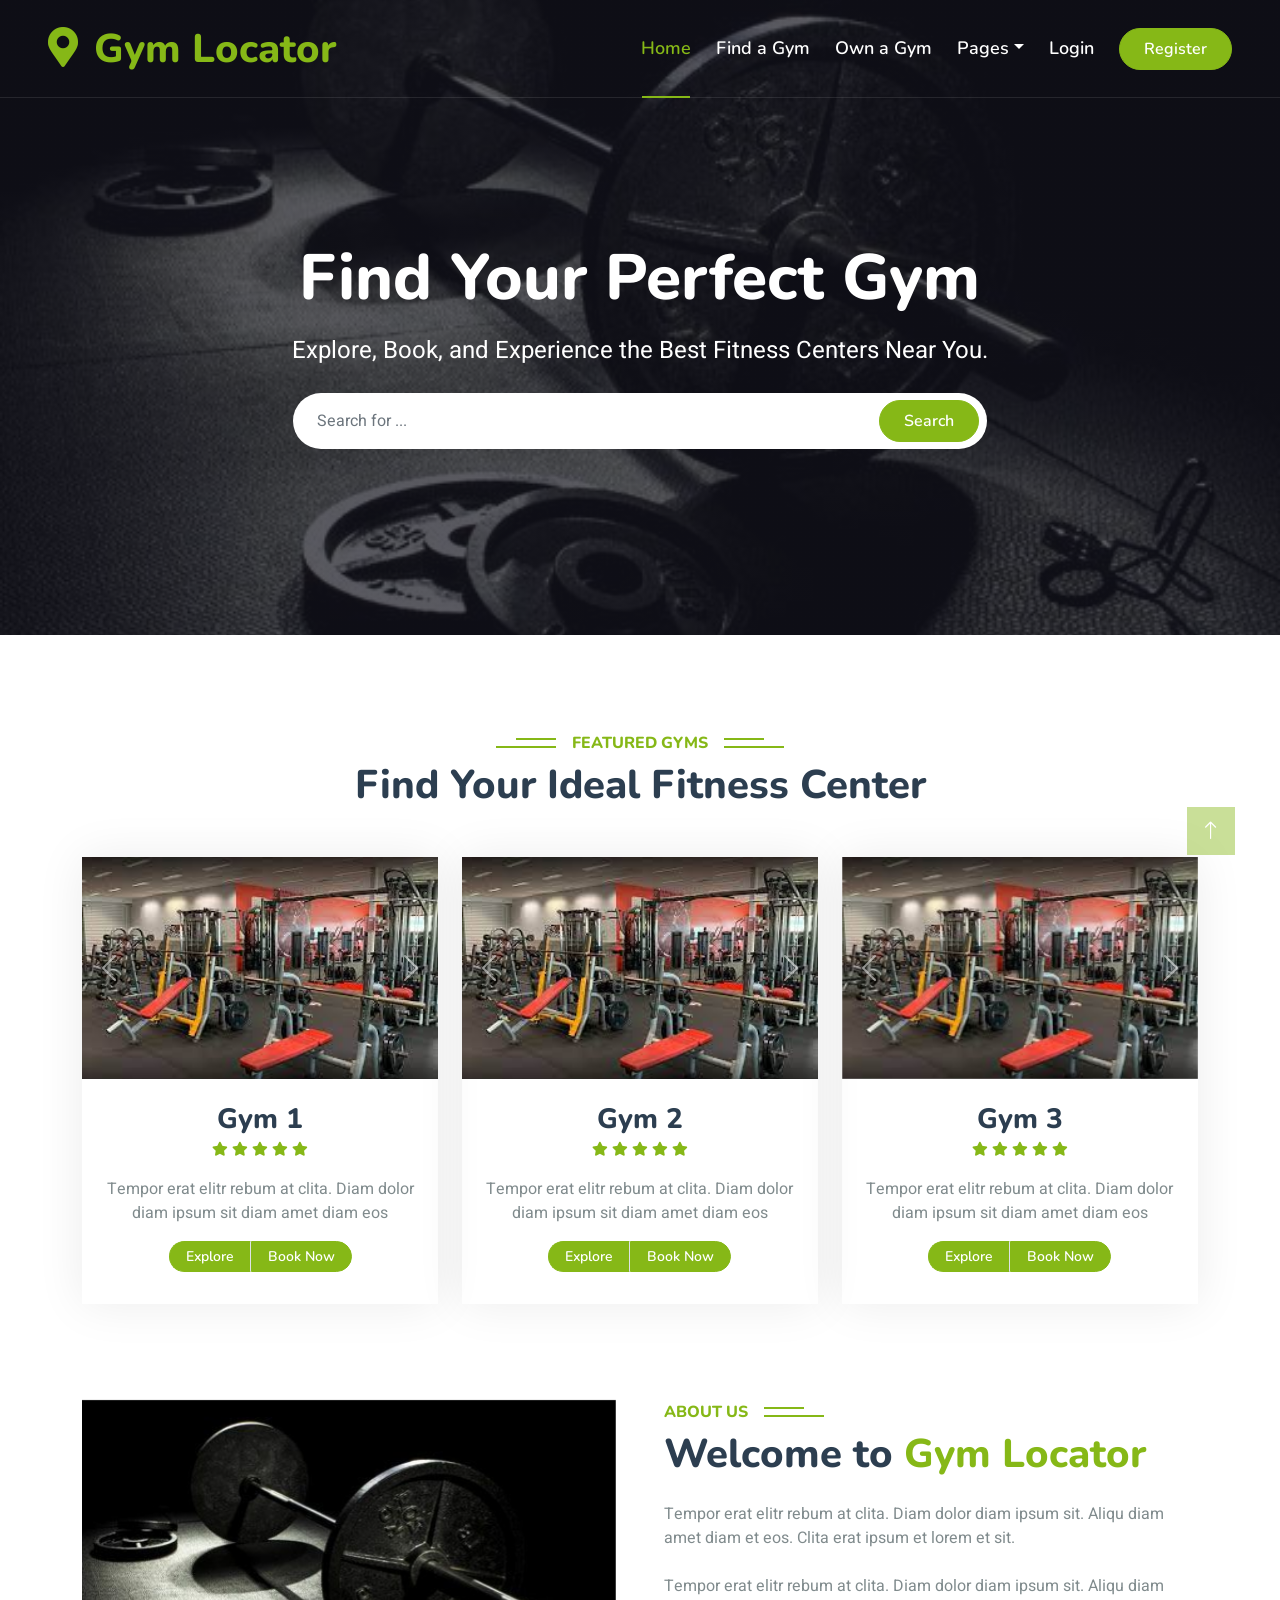
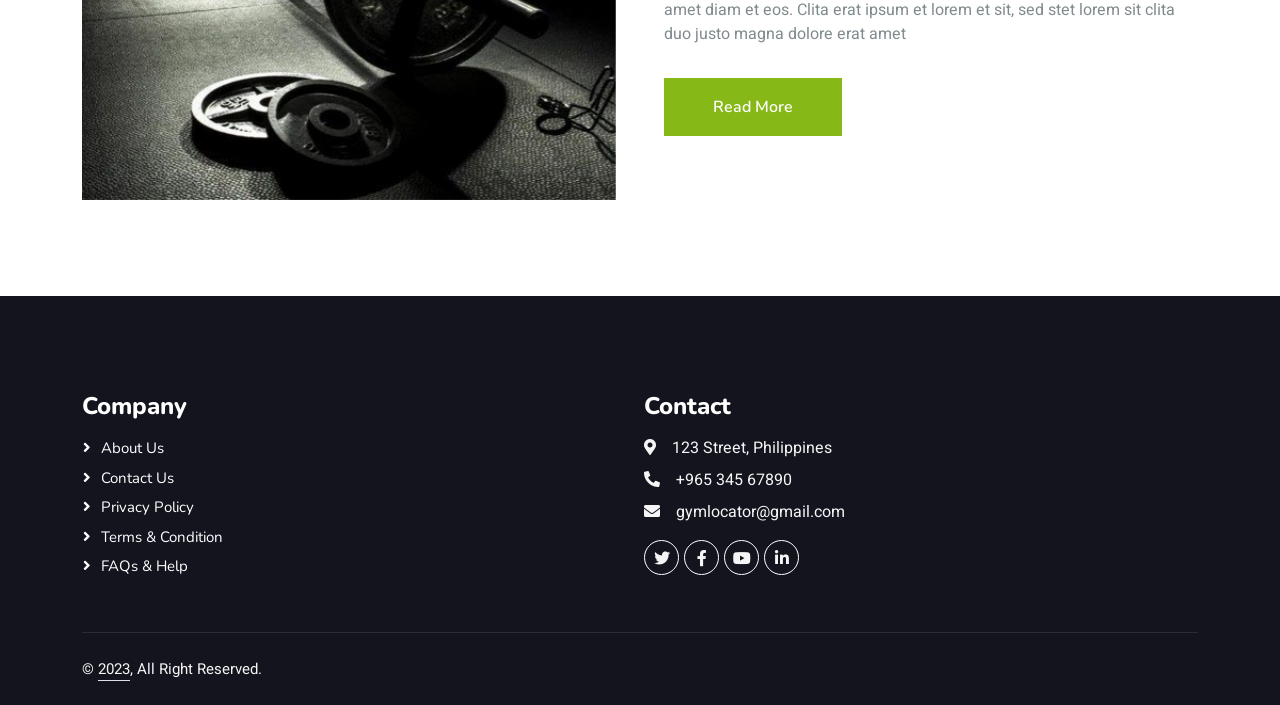
<file: index.html>
<!DOCTYPE html>
<html lang="en">

<head>
    <meta charset="utf-8">
    <title>GYM Locator Zamboanga</title>
    <meta content="width=device-width, initial-scale=1.0" name="viewport">
    <meta content="" name="keywords">
    <meta content="" name="description">

    <!-- Favicon -->
    <link href="img/favicon.ico" rel="icon">

    <!-- Google Web Fonts -->
    <link rel="preconnect" href="https://fonts.googleapis.com">
    <link rel="preconnect" href="https://fonts.gstatic.com" crossorigin>
    <link href="https://fonts.googleapis.com/css2?family=Heebo:wght@400;500;600&family=Nunito:wght@600;700;800&display=swap" rel="stylesheet">

    <!-- Icon Font Stylesheet -->
    <link href="https://cdnjs.cloudflare.com/ajax/libs/font-awesome/5.10.0/css/all.min.css" rel="stylesheet">
    <link href="https://cdn.jsdelivr.net/npm/bootstrap-icons@1.4.1/font/bootstrap-icons.css" rel="stylesheet">

    <!-- Libraries Stylesheet -->
    <link href="lib/animate/animate.min.css" rel="stylesheet">
    <link href="lib/owlcarousel/assets/owl.carousel.min.css" rel="stylesheet">
    <link href="lib/tempusdominus/css/tempusdominus-bootstrap-4.min.css" rel="stylesheet" />

    <!-- Customized Bootstrap Stylesheet -->
    <link href="css/bootstrap.min.css" rel="stylesheet">

    <!-- Template Stylesheet -->
    <link href="css/style.css" rel="stylesheet">
</head>

<body>
    <!-- Spinner Start -->
    <div id="spinner" class="show bg-white position-fixed translate-middle w-100 vh-100 top-50 start-50 d-flex align-items-center justify-content-center">
        <div class="spinner-border text-primary" style="width: 3rem; height: 3rem;" role="status">
            <span class="sr-only">Loading...</span>
        </div>
    </div>
    <!-- Spinner End -->


    <!-- Navbar & Hero Start -->
    <div class="container-fluid position-relative p-0">
        <nav class="navbar navbar-expand-lg navbar-light px-4 px-lg-5 py-3 py-lg-0">
            <a href="#" class="navbar-brand p-0">
                <h1 class="text-primary m-0"><i class="fa fa-map-marker-alt me-3"></i>Gym Locator</h1>
            </a>
            <button class="navbar-toggler" type="button" data-bs-toggle="collapse" data-bs-target="#navbarCollapse" title="Toggle Navigation">
                <span class="fa fa-bars"></span>
            </button>
            <div class="collapse navbar-collapse" id="navbarCollapse">
                <div class="navbar-nav ms-auto py-0">
                    <a href="index.html" class="nav-item nav-link active">Home</a>
                    <a href="find-gym.html" class="nav-item nav-link ">Find a Gym</a>
                    <a href="gym-register.html" class="nav-item nav-link">Own a Gym</a>
                    <div class="nav-item dropdown">
                        <a href="#" class="nav-link dropdown-toggle" data-bs-toggle="dropdown">Pages</a>
                        <div class="dropdown-menu m-0">
                            <a href="#" class="dropdown-item">About Us</a>
                            <a href="#" class="dropdown-item">Contact Us</a>
                        </div>
                    </div>
                    <a href="login.html" class="nav-item nav-link">Login</a>
                </div>
                <a href="user-register.html" class="btn btn-primary rounded-pill py-2 px-4">Register</a>
            </div>
        </nav>

        <div class="container-fluid bg-primary py-5 mb-5 hero-header" style="height: 635px;">
            <div class="container py-5">
                <div class="row justify-content-center py-5">
                    <div class="col-lg-10 pt-lg-5 mt-lg-5 text-center">
                        <h1 class="display-3 text-white mb-3 animated slideInDown">Find Your Perfect Gym</h1>
                        <p class="fs-4 text-white mb-4 animated slideInDown">Explore, Book, and Experience the Best Fitness Centers Near You.</p>
                        <div class="position-relative w-75 mx-auto animated slideInDown">
                            <input class="form-control border-0 rounded-pill w-100 py-3 ps-4 pe-5" type="text" placeholder="Search for ...">
                            <a href="findgym.html" class="btn btn-primary rounded-pill py-2 px-4 position-absolute top-0 end-0 me-2" style="margin-top: 7px;">Search</a>
                        </div>
                    </div>
                </div>
            </div>
        </div>
    </div>
    <!-- Navbar & Hero End -->

    <!-- Featured Gyms Start -->
        <div class="container-xxl py-5">
            <div class="container">
                <div class="text-center wow fadeInUp" data-wow-delay="0.1s">
                    <h6 class="section-title bg-white text-center text-primary px-3">Featured Gyms</h6>
                    <h1 class="mb-5">Find Your Ideal Fitness Center</h1>
                </div>
                <div class="row g-4 justify-content-center">
                    <div class="col-lg-4 col-md-6 wow fadeInUp" data-wow-delay="0.1s">
                        <div class="package-item">
                            <div class="overflow-hidden">
                                <div id="carouselExampleControls" class="carousel slide" data-bs-ride="carousel">
                                    <div class="carousel-inner">
                                      <div class="carousel-item active">
                                        <img src="img/gym-1.jpg" class="d-block w-100" alt="...">
                                      </div>
                                      <div class="carousel-item">
                                        <img src="img/gym-2.jpg" class="d-block w-100" alt="...">
                                      </div>
                                      <div class="carousel-item">
                                        <img src="img/gym-3.jpg" class="d-block w-100" alt="...">
                                      </div>
                                    </div>
                                    <button class="carousel-control-prev" type="button" data-bs-target="#carouselExampleControls" data-bs-slide="prev">
                                      <span class="carousel-control-prev-icon" aria-hidden="true"></span>
                                      <span class="visually-hidden">Previous</span>
                                    </button>
                                    <button class="carousel-control-next" type="button" data-bs-target="#carouselExampleControls" data-bs-slide="next">
                                      <span class="carousel-control-next-icon" aria-hidden="true"></span>
                                      <span class="visually-hidden">Next</span>
                                    </button>
                                </div>
                            </div>
                            <div class="text-center p-4">
                                <h3 class="mb-0">Gym 1</h3>
                                <div class="mb-3">
                                    <small class="fa fa-star text-primary"></small>
                                    <small class="fa fa-star text-primary"></small>
                                    <small class="fa fa-star text-primary"></small>
                                    <small class="fa fa-star text-primary"></small>
                                    <small class="fa fa-star text-primary"></small>
                                </div>
                                <p>Tempor erat elitr rebum at clita. Diam dolor diam ipsum sit diam amet diam eos</p>
                                <div class="d-flex justify-content-center mb-2">
                                    <a href="find-gym.html" class="btn btn-sm btn-primary px-3 border-end" style="border-radius: 30px 0 0 30px;">Explore</a>
                                    <a href="#" class="btn btn-sm btn-primary px-3" style="border-radius: 0 30px 30px 0;">Book Now</a>
                                </div>
                            </div>
                        </div>
                    </div>
                    <div class="col-lg-4 col-md-6 wow fadeInUp" data-wow-delay="0.3s">
                        <div class="package-item">
                            <div class="overflow-hidden">
                                <div id="carouselExampleControls" class="carousel slide" data-bs-ride="carousel">
                                    <div class="carousel-inner">
                                      <div class="carousel-item active">
                                        <img src="img/gym-1.jpg" class="d-block w-100" alt="...">
                                      </div>
                                      <div class="carousel-item">
                                        <img src="img/gym-2.jpg" class="d-block w-100" alt="...">
                                      </div>
                                      <div class="carousel-item">
                                        <img src="img/gym-3.jpg" class="d-block w-100" alt="...">
                                      </div>
                                    </div>
                                    <button class="carousel-control-prev" type="button" data-bs-target="#carouselExampleControls" data-bs-slide="prev">
                                      <span class="carousel-control-prev-icon" aria-hidden="true"></span>
                                      <span class="visually-hidden">Previous</span>
                                    </button>
                                    <button class="carousel-control-next" type="button" data-bs-target="#carouselExampleControls" data-bs-slide="next">
                                      <span class="carousel-control-next-icon" aria-hidden="true"></span>
                                      <span class="visually-hidden">Next</span>
                                    </button>
                                </div>
                            </div>
                            <div class="text-center p-4">
                                <h3 class="mb-0">Gym 2</h3>
                                <div class="mb-3">
                                    <small class="fa fa-star text-primary"></small>
                                    <small class="fa fa-star text-primary"></small>
                                    <small class="fa fa-star text-primary"></small>
                                    <small class="fa fa-star text-primary"></small>
                                    <small class="fa fa-star text-primary"></small>
                                </div>
                                <p>Tempor erat elitr rebum at clita. Diam dolor diam ipsum sit diam amet diam eos</p>
                                <div class="d-flex justify-content-center mb-2">
                                    <a href="find-gym.html" class="btn btn-sm btn-primary px-3 border-end" style="border-radius: 30px 0 0 30px;">Explore</a>
                                    <a href="#" class="btn btn-sm btn-primary px-3" style="border-radius: 0 30px 30px 0;">Book Now</a>
                                </div>
                            </div>
                        </div>
                    </div>
                    <div class="col-lg-4 col-md-6 wow fadeInUp" data-wow-delay="0.5s">
                        <div class="package-item">
                            <div class="overflow-hidden">
                                <div id="carouselExampleControls" class="carousel slide" data-bs-ride="carousel">
                                    <div class="carousel-inner">
                                      <div class="carousel-item active">
                                        <img src="img/gym-1.jpg" class="d-block w-100" alt="...">
                                      </div>
                                      <div class="carousel-item">
                                        <img src="img/gym-2.jpg" class="d-block w-100" alt="...">
                                      </div>
                                      <div class="carousel-item">
                                        <img src="img/gym-3.jpg" class="d-block w-100" alt="...">
                                      </div>
                                    </div>
                                    <button class="carousel-control-prev" type="button" data-bs-target="#carouselExampleControls" data-bs-slide="prev">
                                      <span class="carousel-control-prev-icon" aria-hidden="true"></span>
                                      <span class="visually-hidden">Previous</span>
                                    </button>
                                    <button class="carousel-control-next" type="button" data-bs-target="#carouselExampleControls" data-bs-slide="next">
                                      <span class="carousel-control-next-icon" aria-hidden="true"></span>
                                      <span class="visually-hidden">Next</span>
                                    </button>
                                </div>
                            </div>
                            <div class="text-center p-4">
                                <h3 class="mb-0">Gym 3</h3>
                                <div class="mb-3">
                                    <small class="fa fa-star text-primary"></small>
                                    <small class="fa fa-star text-primary"></small>
                                    <small class="fa fa-star text-primary"></small>
                                    <small class="fa fa-star text-primary"></small>
                                    <small class="fa fa-star text-primary"></small>
                                </div>
                                <p>Tempor erat elitr rebum at clita. Diam dolor diam ipsum sit diam amet diam eos</p>
                                <div class="d-flex justify-content-center mb-2">
                                    <a href="find-gym.html" class="btn btn-sm btn-primary px-3 border-end" style="border-radius: 30px 0 0 30px;">Explore</a>
                                    <a href="#" class="btn btn-sm btn-primary px-3" style="border-radius: 0 30px 30px 0;">Book Now</a>
                                </div>
                            </div>
                        </div>
                    </div>
                </div>
            </div>
        </div>
        <!-- Featured Gyms End -->


    <!-- About Start -->
    <div class="container-xxl py-5">
        <div class="container">
            <div class="row g-5">
                <div class="col-lg-6 wow fadeInUp" data-wow-delay="0.1s" style="min-height: 400px;">
                    <div class="position-relative h-100">
                        <img class="img-fluid position-absolute w-100 h-100" src="img/bg-hero.jpg" alt="" style="object-fit: cover;">
                    </div>
                </div>
                <div class="col-lg-6 wow fadeInUp" data-wow-delay="0.3s">
                    <h6 class="section-title bg-white text-start text-primary pe-3">About Us</h6>
                    <h1 class="mb-4">Welcome to <span class="text-primary">Gym Locator</span></h1>
                    <p class="mb-4">Tempor erat elitr rebum at clita. Diam dolor diam ipsum sit. Aliqu diam amet diam et eos. Clita erat ipsum et lorem et sit.</p>
                    <p class="mb-4">Tempor erat elitr rebum at clita. Diam dolor diam ipsum sit. Aliqu diam amet diam et eos. Clita erat ipsum et lorem et sit, sed stet lorem sit clita duo justo magna dolore erat amet</p>
                    <a class="btn btn-primary py-3 px-5 mt-2" href="">Read More</a>
                </div>
            </div>
        </div>
    </div>
    <!-- About End -->



    <!-- Footer Start -->
    <div class="container-fluid bg-dark text-light footer pt-5 mt-5 wow fadeIn" data-wow-delay="0.1s">
        <div class="container py-5">
            <div class="row g-2">
                <div class="col-lg-6 col-md-6">
                    <h4 class="text-white mb-3">Company</h4>
                    <a class="btn btn-link" href="">About Us</a>
                    <a class="btn btn-link" href="">Contact Us</a>
                    <a class="btn btn-link" href="">Privacy Policy</a>
                    <a class="btn btn-link" href="">Terms & Condition</a>
                    <a class="btn btn-link" href="">FAQs & Help</a>
                </div>
                <div class="col-lg-6 col-md-6 ">
                    <h4 class="text-white mb-3">Contact</h4>
                    <p class="mb-2"><i class="fa fa-map-marker-alt me-3"></i>123 Street, Philippines</p>
                    <p class="mb-2"><i class="fa fa-phone-alt me-3"></i>+965 345 67890</p>
                    <p class="mb-2"><i class="fa fa-envelope me-3"></i>gymlocator@gmail.com</p>
                    <div class="d-flex pt-2">
                        <a class="btn btn-outline-light btn-social" href=""><i class="fab fa-twitter"></i></a>
                        <a class="btn btn-outline-light btn-social" href=""><i class="fab fa-facebook-f"></i></a>
                        <a class="btn btn-outline-light btn-social" href=""><i class="fab fa-youtube"></i></a>
                        <a class="btn btn-outline-light btn-social" href=""><i class="fab fa-linkedin-in"></i></a>
                    </div>
                </div>
            </div>
        </div>
        <div class="container">
            <div class="copyright">
                <div class="row">
                    <div class="col-md-6 text-center text-md-start mb-3 mb-md-0">
                        &copy; <a class="border-bottom" href="#">2023</a>, All Right Reserved.
                 </div>
                </div>
            </div>
        </div>
    </div>
    <!-- Footer End -->


    <!-- Back to Top -->
    <a href="#" class="btn btn-lg btn-primary btn-lg-square back-to-top"><i class="bi bi-arrow-up"></i></a>


    <!-- JavaScript Libraries -->
    <script src="https://code.jquery.com/jquery-3.4.1.min.js"></script>
    <script src="https://cdn.jsdelivr.net/npm/bootstrap@5.0.0/dist/js/bootstrap.bundle.min.js"></script>
    <script src="lib/wow/wow.min.js"></script>
    <script src="lib/easing/easing.min.js"></script>
    <script src="lib/waypoints/waypoints.min.js"></script>
    <script src="lib/owlcarousel/owl.carousel.min.js"></script>
    <script src="lib/tempusdominus/js/moment.min.js"></script>
    <script src="lib/tempusdominus/js/moment-timezone.min.js"></script>
    <script src="lib/tempusdominus/js/tempusdominus-bootstrap-4.min.js"></script>

    <!-- Template Javascript -->
    <script src="js/main.js"></script>
</body>

</html>
</file>
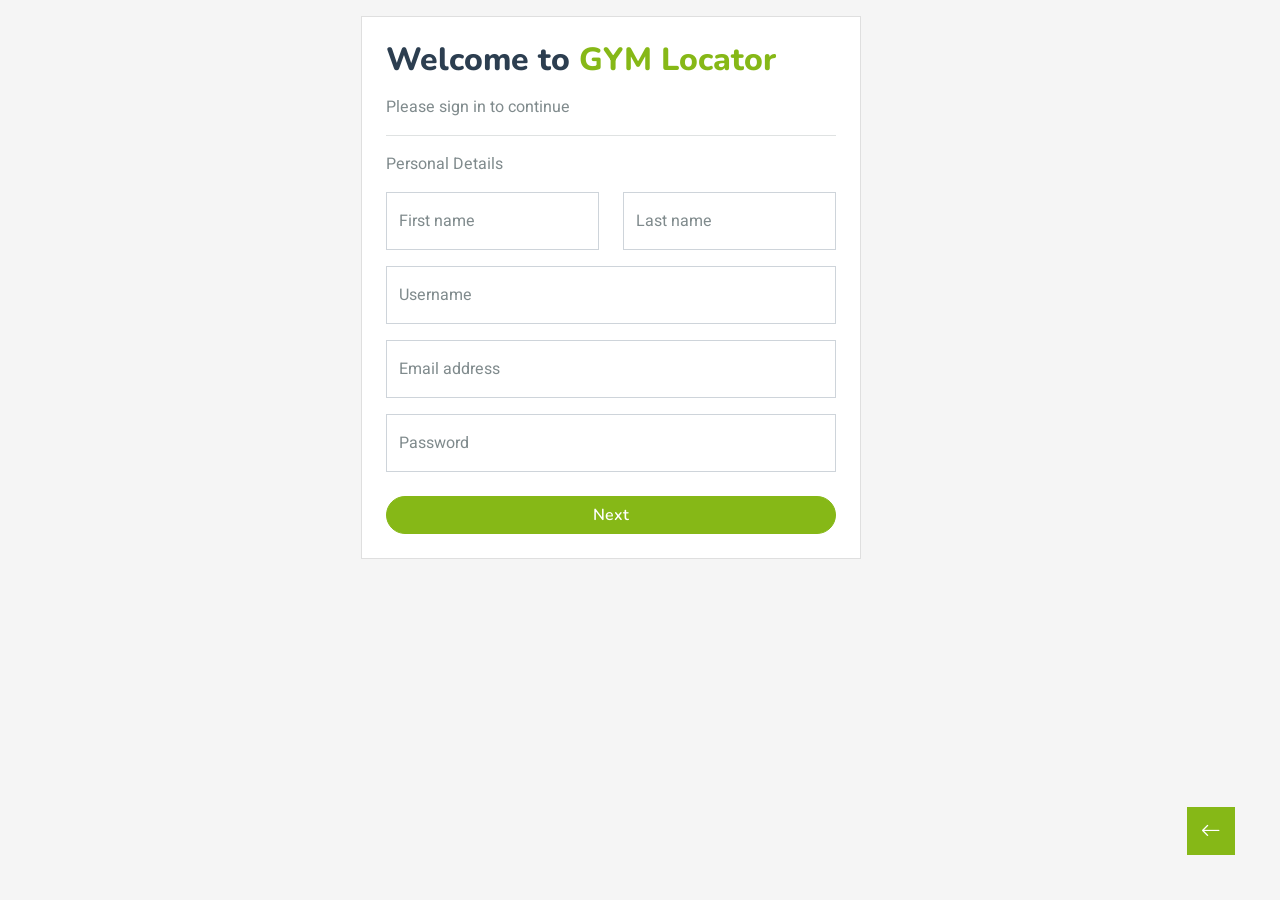
<file: gym-register.html>
<!DOCTYPE html>
<html lang="en">

<head>
    <meta charset="utf-8">
    <title>GYM Register</title>
    <meta content="width=device-width, initial-scale=1.0" name="viewport">
    <meta content="" name="keywords">
    <meta content="" name="description">

    <!-- Favicon -->
    <link href="img/favicon.ico" rel="icon">

    <!-- Google Web Fonts -->
    <link rel="preconnect" href="https://fonts.googleapis.com">
    <link rel="preconnect" href="https://fonts.gstatic.com" crossorigin>
    <link href="https://fonts.googleapis.com/css2?family=Heebo:wght@400;500;600&family=Nunito:wght@600;700;800&display=swap" rel="stylesheet">

    <!-- Icon Font Stylesheet -->
    <link href="https://cdnjs.cloudflare.com/ajax/libs/font-awesome/5.10.0/css/all.min.css" rel="stylesheet">
    <link href="https://cdn.jsdelivr.net/npm/bootstrap-icons@1.4.1/font/bootstrap-icons.css" rel="stylesheet">

    <!-- Libraries Stylesheet -->
    <link href="lib/animate/animate.min.css" rel="stylesheet">
    <link href="lib/owlcarousel/assets/owl.carousel.min.css" rel="stylesheet">
    <link href="lib/tempusdominus/css/tempusdominus-bootstrap-4.min.css" rel="stylesheet" />

    <!-- Customized Bootstrap Stylesheet -->
    <link href="css/bootstrap.min.css" rel="stylesheet">

    <!-- Template Stylesheet -->
    <link href="css/style.css" rel="stylesheet">
</head>

<body style="background-color: hsl(0, 0%, 96%);">
    <section class="">
        <!-- Jumbotron -->
        <div class="px-4 py-3 px-md-5 text-center text-lg-start d-flex justify-content-center align-items-center">
            <div class="container">
                <div class="col-lg-6 mx-auto mb-5 mb-lg-0">
                    <div class="card" style="width: 500px;">
                        <div class="card-body py-4 px-md-4">
                            <form id="registration-form">
                                <div class="row mb-2">
                                    <h2>Welcome to <span style="color: #86B817;">GYM Locator</span></h2>
                                    <p class="m-0 mt-2">Please sign in to continue</p>
                                </div>
                                <hr>
                                <!-- Step 1: Personal Details -->
                                <div id="personal-details">
                                    <div class="row">
                                        <p>Personal Details</p>
                                    </div>
                                    <div class="row">
                                        <div class="col-md-6 mb-3">
                                            <div class="form-floating">
                                                <input type="text" class="form-control" id="floatingFirstname"
                                                    placeholder="Firstname">
                                                <label for="floatingFirstname">First name</label>
                                            </div>
                                        </div>
                                        <div class="col-md-6 mb-3">
                                            <div class="form-floating">
                                                <input type="text" class="form-control" id="floatingLastname"
                                                    placeholder="Lastname">
                                                <label for="floatingLastname">Last name</label>
                                            </div>
                                        </div>
                                    </div>
                                    <div class="form-floating mb-3">
                                        <input type="text" class="form-control" id="floatingUsername"
                                            placeholder="Username">
                                        <label for="floatingUsername">Username</label>
                                    </div>
                                    <div class="form-floating mb-3">
                                        <input type="email" class="form-control" id="floatingInput"
                                            placeholder="name@example.com">
                                        <label for="floatingInput">Email address</label>
                                    </div>
                                    <div class="form-floating mb-3">
                                        <input type="password" class="form-control" id="floatingPassword"
                                            placeholder="Password">
                                        <label for="floatingPassword">Password</label>
                                    </div>
                                    <button type="button" id="next-button-1"
                                        class="btn btn-primary btn-block w-100 mx-auto mt-2 rounded-pill">
                                        Next
                                    </button>
                                </div>

                                <!-- Step 2: Gym Details -->
                                <div id="gym-details" style="display: none;">
                                    <div class="row">
                                        <p>Gym Details</p>
                                    </div>
                                    <div class="form-floating mb-3">
                                        <input type="text" class="form-control" id="floatingInput" placeholder="name@example.com">
                                        <label for="floatingInput">Gym Name</label>
                                    </div>
                                    <div class="form-floating mb-3">
                                        <input type="text" class="form-control" id="floatingInput" placeholder="name@example.com">
                                        <label for="floatingInput">Gym Contact Number</label>
                                    </div>
                                    <div class="form-floating mb-3">
                                        <input type="text" class="form-control" id="floatingInput" placeholder="name@example.com">
                                        <label for="floatingInput">Gym Location</label>
                                    </div>
                                    <div class="row mb-3">
                                        <div class="col-6">
                                            <label for="floatingInput">Longitude</label>
                                            <input type="number" class="form-control" id="floatingInput" placeholder="">
                                        </div>
                                        <div class="col-6">
                                            <label for="floatingInput">Latitude</label>
                                            <input type="number" class="form-control" id="floatingInput" placeholder="">
                                        </div>
                                    </div>
                                    <div class="form-floating mb-3">
                                        <textarea class="form-control" id="gymDescription" rows="4" placeholder="Gym Description"></textarea>
                                        <label for="gymDescription">Gym Description</label>
                                    </div>
                                    <div class="form-floating mb-3">
                                        <select class="form-select" id="membershipOptions">
                                            <option value="">Select Membership Option</option>
                                            <option value="monthly">Monthly</option>
                                            <option value="quarterly">Quarterly</option>
                                            <option value="annual">Annual</option>
                                        </select>
                                        <label for="membershipOptions">Membership Options</label>
                                    </div>
                                    <div class="row">
                                        <div class="col">
                                            <button type="button" id="previous-button-1"
                                            class="btn btn-secondary btn-block w-100 mx-auto mt-2 rounded-pill">
                                            Previous
                                            </button>
                                        </div>
                                        <div class="col">
                                            <button type="button" id="next-button-2"
                                            class="btn btn-primary btn-block w-100 mx-auto mt-2 rounded-pill">
                                            Next
                                            </button>
                                        </div>
                                    </div>
                                </div>

                                <!-- Step 3: Gym Type -->
                                <div id="gym-type" style="display: none;">
                                    <div class="row">
                                        <p>Type of Gym offered</p>
                                    </div>
                                    <div class="form-floating mb-3">
                                        <div class="form-check">
                                            <input class="form-check-input" type="checkbox" id="personalTraining"
                                                name="personalTraining">
                                            <label class="form-check-label" for="personalTraining">
                                                Personal Training
                                            </label>
                                        </div>
                                        <div class="form-check">
                                            <input class="form-check-input" type="checkbox" id="groupClasses"
                                                name="groupClasses">
                                            <label class="form-check-label" for="groupClasses">
                                                Group Classes
                                            </label>
                                        </div>
                                        <div class="form-check">
                                            <input class="form-check-input" type="checkbox" id="sauna" name="sauna">
                                            <label class="form-check-label" for="sauna">
                                                Sauna
                                            </label>
                                        </div>
                                        <div class="form-check">
                                            <input class="form-check-input" type="checkbox" id="swimmingPool"
                                                name="swimmingPool">
                                            <label class="form-check-label" for="swimmingPool">
                                                Swimming Pool
                                            </label>
                                        </div>
                                    </div>
                                    <div class="row">
                                        <div class="col">
                                            <button type="button" id="previous-button-2"
                                        class="btn btn-secondary btn-block w-100 mx-auto mt-2 rounded-pill">
                                        Previous
                                        </button>
                                        </div>
                                        <div class="col">
                                            <button type="button" id="next-button-3"
                                            class="btn btn-primary btn-block w-100 mx-auto mt-2 rounded-pill">
                                            Next
                                        </button>
                                        </div>
                                    </div>
                                </div>

                                <!-- Step 4: Business Permit Upload -->
                                <div id="business-permit" style="display: none;">
                                    
                                    <div class="form-floating mb-3">
                                        <textarea class="form-control" id="termsAndConditions" rows="4"
                                            placeholder="Terms and Conditions"></textarea>
                                        <label for="termsAndConditions">Terms and Conditions</label>
                                    </div>
                                    <div class="form-floating mb-3">
                                        <input type="url" class="form-control" id="privacyPolicyUrl"
                                            placeholder="Privacy Policy URL">
                                        <label for="privacyPolicyUrl">Privacy Policy</label>
                                    </div>
                                    <div class="row">
                                        <p>Upload Business Permit</p>
                                    </div>
                                    <label for="businessPermit">Select a PDF, JPG, or PNG file:</label>
                                    <input type="file" id="businessPermit" name="businessPermit" accept=".pdf, .jpg, .png"
                                        required>
                                    <br>
                                    <br>
                                    <button type="submit"
                                        class="btn btn-primary btn-block w-100 mx-auto mt-2 rounded-pill">
                                        Sign up
                                    </button>
                                </div>
                            </form>
                        </div>
                    </div>
                </div>
            </div>
        </div>
    </section>
    <!-- Back to Top -->
    <a href="index.html" class="btn btn-lg btn-primary btn-lg-square back-to-top"><i class="bi bi-arrow-left"></i></a>


    <script>
        const form = document.querySelector('#registration-form');
        const personalDetailsSection = document.querySelector('#personal-details');
        const gymDetailsSection = document.querySelector('#gym-details');
        const gymTypeSection = document.querySelector('#gym-type');
        const businessPermitSection = document.querySelector('#business-permit');

        function hideSection(section) {
            section.style.display = 'none';
        }

        function showSection(section) {
            section.style.display = 'block';
        }

        function goToNextStep(currentSection, nextSection) {
            hideSection(currentSection);
            showSection(nextSection);
        }

        function goToPreviousStep(currentSection, previousSection) {
            hideSection(currentSection);
            showSection(previousSection);
        }

        const nextButton1 = document.querySelector('#next-button-1');
        nextButton1.addEventListener('click', (event) => {
            event.preventDefault();
            
            goToNextStep(personalDetailsSection, gymDetailsSection);
        });

        const previousButton1 = document.querySelector('#previous-button-1');
        previousButton1.addEventListener('click', (event) => {
            event.preventDefault();
          
            goToPreviousStep(gymDetailsSection, personalDetailsSection);
        });

        const nextButton2 = document.querySelector('#next-button-2');
        nextButton2.addEventListener('click', (event) => {
            event.preventDefault();
            
            goToNextStep(gymDetailsSection, gymTypeSection);
        });

        const previousButton2 = document.querySelector('#previous-button-2');
        previousButton2.addEventListener('click', (event) => {
            event.preventDefault();
           
            goToPreviousStep(gymTypeSection, gymDetailsSection);
        });

        const nextButton3 = document.querySelector('#next-button-3');
        nextButton3.addEventListener('click', (event) => {
            event.preventDefault();
        
            goToNextStep(gymTypeSection, businessPermitSection);
        });

    </script>

</body>

</html>
</file>
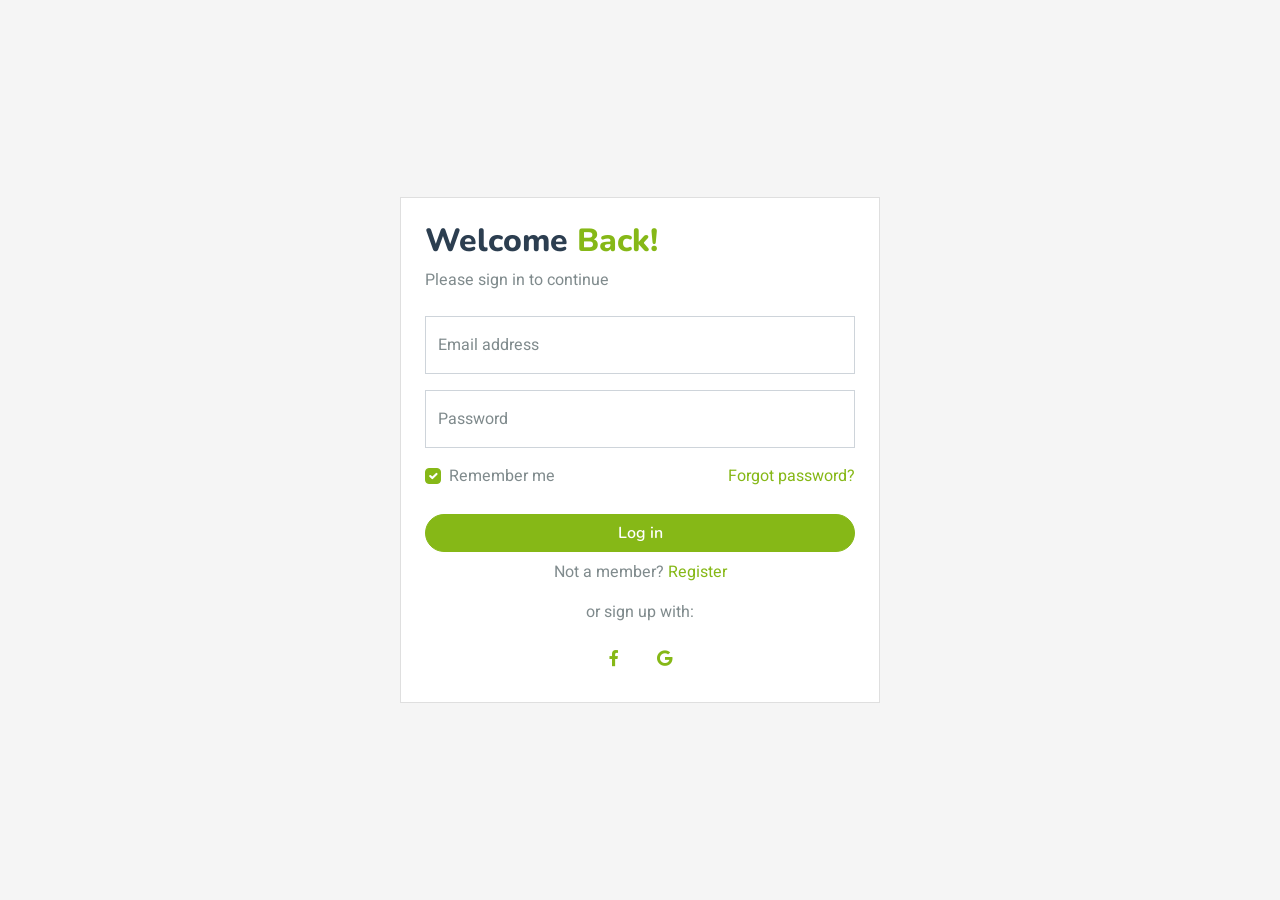
<file: login.html>
<!DOCTYPE html>
<html lang="en">

<head>
    <meta charset="utf-8">
    <title>Login</title>
    <meta content="width=device-width, initial-scale=1.0" name="viewport">
    <meta content="" name="keywords">
    <meta content="" name="description">

    <!-- Favicon -->
    <link href="img/favicon.ico" rel="icon">

    <!-- Google Web Fonts -->
    <link rel="preconnect" href="https://fonts.googleapis.com">
    <link rel="preconnect" href="https://fonts.gstatic.com" crossorigin>
    <link href="https://fonts.googleapis.com/css2?family=Heebo:wght@400;500;600&family=Nunito:wght@600;700;800&display=swap" rel="stylesheet">

    <!-- Icon Font Stylesheet -->
    <link href="https://cdnjs.cloudflare.com/ajax/libs/font-awesome/5.10.0/css/all.min.css" rel="stylesheet">
    <link href="https://cdn.jsdelivr.net/npm/bootstrap-icons@1.4.1/font/bootstrap-icons.css" rel="stylesheet">

    <!-- Libraries Stylesheet -->
    <link href="lib/animate/animate.min.css" rel="stylesheet">
    <link href="lib/owlcarousel/assets/owl.carousel.min.css" rel="stylesheet">
    <link href="lib/tempusdominus/css/tempusdominus-bootstrap-4.min.css" rel="stylesheet" />

    <!-- Customized Bootstrap Stylesheet -->
    <link href="css/bootstrap.min.css" rel="stylesheet">

    <!-- Template Stylesheet -->
    <link href="css/style.css" rel="stylesheet">
</head>

<body>
    <section class="d-flex justify-content-center align-items-center vh-100" style="background-color: hsl(0, 0%, 96%);">
        <!-- Jumbotron -->
        <div class="px-4 py-3 px-md-5 text-center text-lg-start" style=" max-width: 600px;">
          <div class="container">
            <div class="col-lg-12 mb-5 mb-lg-0">
              <div class="card">
                <div class="card-body py-4 px-md-4">
                  <form>
                    <div class="row mb-2">
                      <h2>Welcome <span style="color: #86B817;"> Back!</span></h2>
                      <p>Please sign in to continue</p>
                    </div>
                    <div class="form-floating mb-3">
                      <input type="email" class="form-control" id="floatingInput" placeholder="name@example.com">
                      <label for="floatingInput">Email address</label>
                    </div>
                    <div class="form-floating mb-3">
                      <input type="password" class="form-control" id="floatingPassword" placeholder="Password">
                      <label for="floatingPassword">Password</label>
                    </div>
    
                    <!-- 2 column grid layout for inline styling -->
                    <div class="row mb-4">
                      <div class="col">
                        <!-- Checkbox -->
                        <div class="form-check">
                          <input class="form-check-input" type="checkbox" value="" id="form2Example31" checked />
                          <label class="form-check-label" for="form2Example31"> Remember me </label>
                        </div>
                      </div>
    
                      <div class="col text-end">
                        <!-- Simple link -->
                        <a href="#!">Forgot password?</a>
                      </div>
                    </div>
    
                    <!-- Submit button -->
                    <button type="submit" class="btn btn-primary btn-block w-100 mx-auto  mb-2 rounded-pill">
                      Log in
                    </button>
    
                    <!-- Register buttons -->
                    <div class="text-center">
                      <p>Not a member? <a href="#!">Register</a></p>
                      <p>or sign up with:</p>
                      <button type="button" class="btn btn-link btn-floating mx-1">
                        <i class="fab fa-facebook-f"></i>
                      </button>
    
                      <button type="button" class="btn btn-link btn-floating mx-1">
                        <i class="fab fa-google"></i>
                      </button>
                    </div>
                  </form>
                </div>
              </div>
            </div>
          </div>
        </div>
      </section>
  
</body>

</html>
</file>
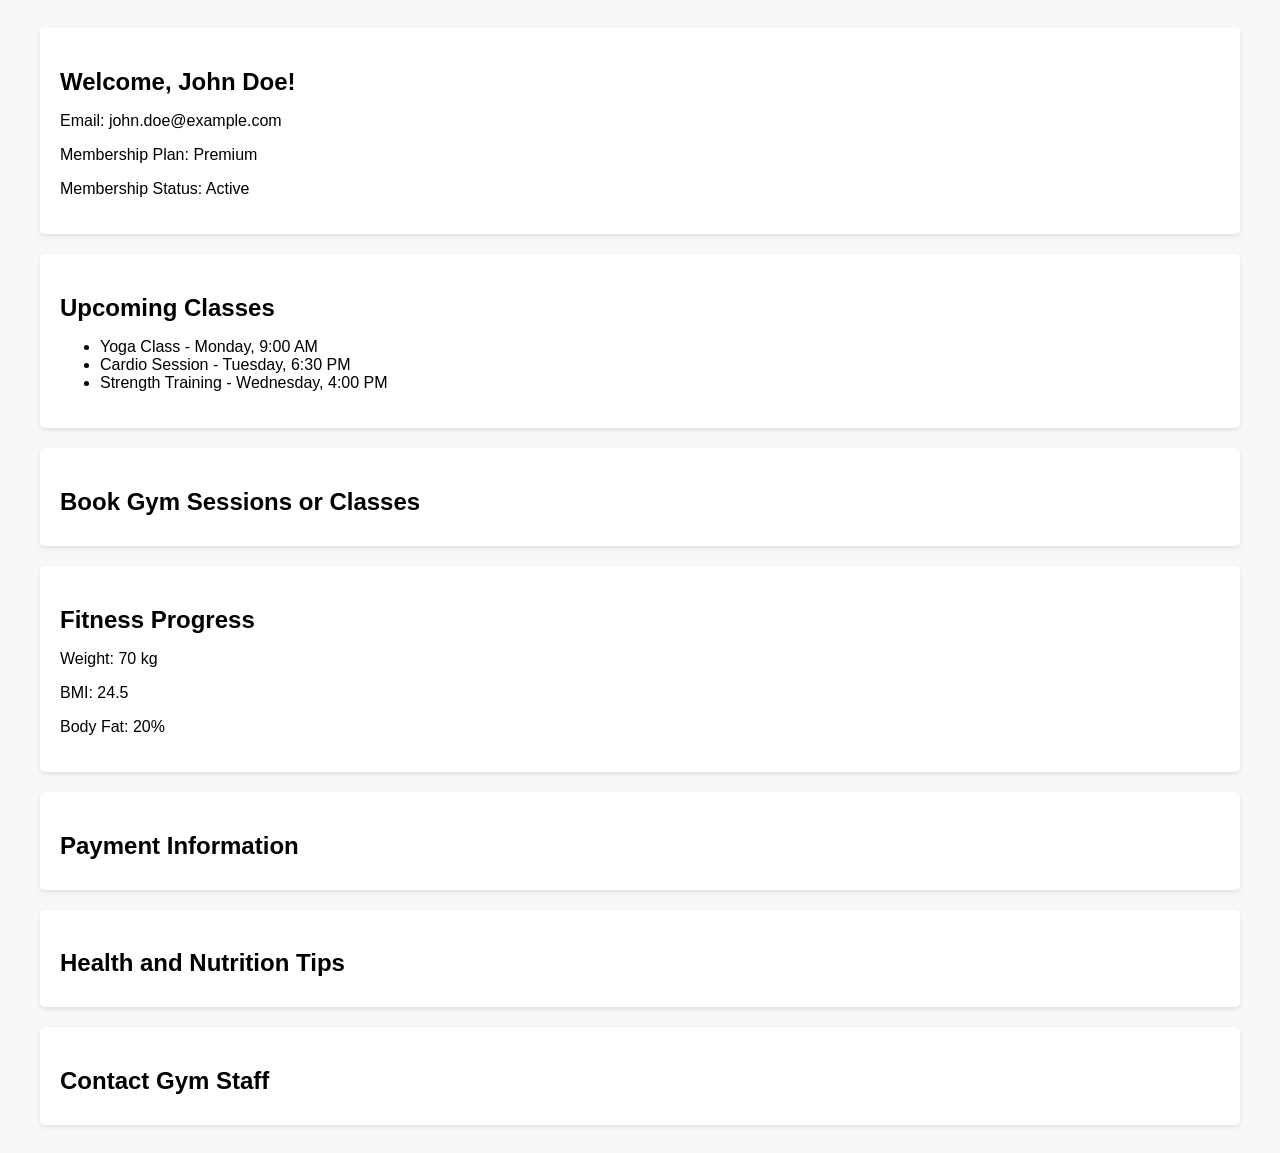
<file: user-dashboard.html>
<!DOCTYPE html>
<html lang="en">

<head>
    <meta charset="UTF-8">
    <meta name="viewport" content="width=device-width, initial-scale=1.0">
    <title>User Dashboard</title>
    <style>
        /* Add your custom CSS styles here */
        body {
            font-family: Arial, sans-serif;
            background-color: #f8f8f8;
        }

        .container {
            max-width: 1200px;
            margin: 0 auto;
            padding: 20px;
        }

        .profile-section {
            background-color: #fff;
            padding: 20px;
            border-radius: 5px;
            box-shadow: 0 2px 4px rgba(0, 0, 0, 0.1);
        }

        .profile-section h2 {
            margin-bottom: 10px;
        }

        .upcoming-classes-section,
        .booking-section,
        .fitness-progress-section,
        .payment-section,
        .health-nutrition-section,
        .contact-section {
            margin-top: 20px;
            background-color: #fff;
            padding: 20px;
            border-radius: 5px;
            box-shadow: 0 2px 4px rgba(0, 0, 0, 0.1);
        }

        .upcoming-classes-section h2,
        .booking-section h2,
        .fitness-progress-section h2,
        .payment-section h2,
        .health-nutrition-section h2,
        .contact-section h2 {
            margin-bottom: 10px;
        }
    </style>
</head>

<body>
    <div class="container">
        <div class="profile-section">
            <h2>Welcome, John Doe!</h2>
            <p>Email: john.doe@example.com</p>
            <p>Membership Plan: Premium</p>
            <p>Membership Status: Active</p>
            <!-- Add more profile information as needed -->
        </div>

        <div class="upcoming-classes-section">
            <h2>Upcoming Classes</h2>
            <ul>
                <li>Yoga Class - Monday, 9:00 AM</li>
                <li>Cardio Session - Tuesday, 6:30 PM</li>
                <li>Strength Training - Wednesday, 4:00 PM</li>
            </ul>
            <!-- You can fetch and display upcoming classes dynamically using JavaScript -->
        </div>

        <div class="booking-section">
            <h2>Book Gym Sessions or Classes</h2>
            <!-- Add a booking form here for users to book gym sessions or classes -->
        </div>

        <div class="fitness-progress-section">
            <h2>Fitness Progress</h2>
            <p>Weight: 70 kg</p>
            <p>BMI: 24.5</p>
            <p>Body Fat: 20%</p>
            <!-- You can add more fitness progress metrics and update them dynamically -->
        </div>

        <div class="payment-section">
            <h2>Payment Information</h2>
            <!-- Add payment information and options for users to update payment details -->
        </div>

        <div class="health-nutrition-section">
            <h2>Health and Nutrition Tips</h2>
            <!-- Display health and nutrition tips for users to access -->
        </div>

        <div class="contact-section">
            <h2>Contact Gym Staff</h2>
            <!-- Add a contact form for users to send messages or queries to gym staff -->
        </div>
    </div>
</body>

</html>
</file>
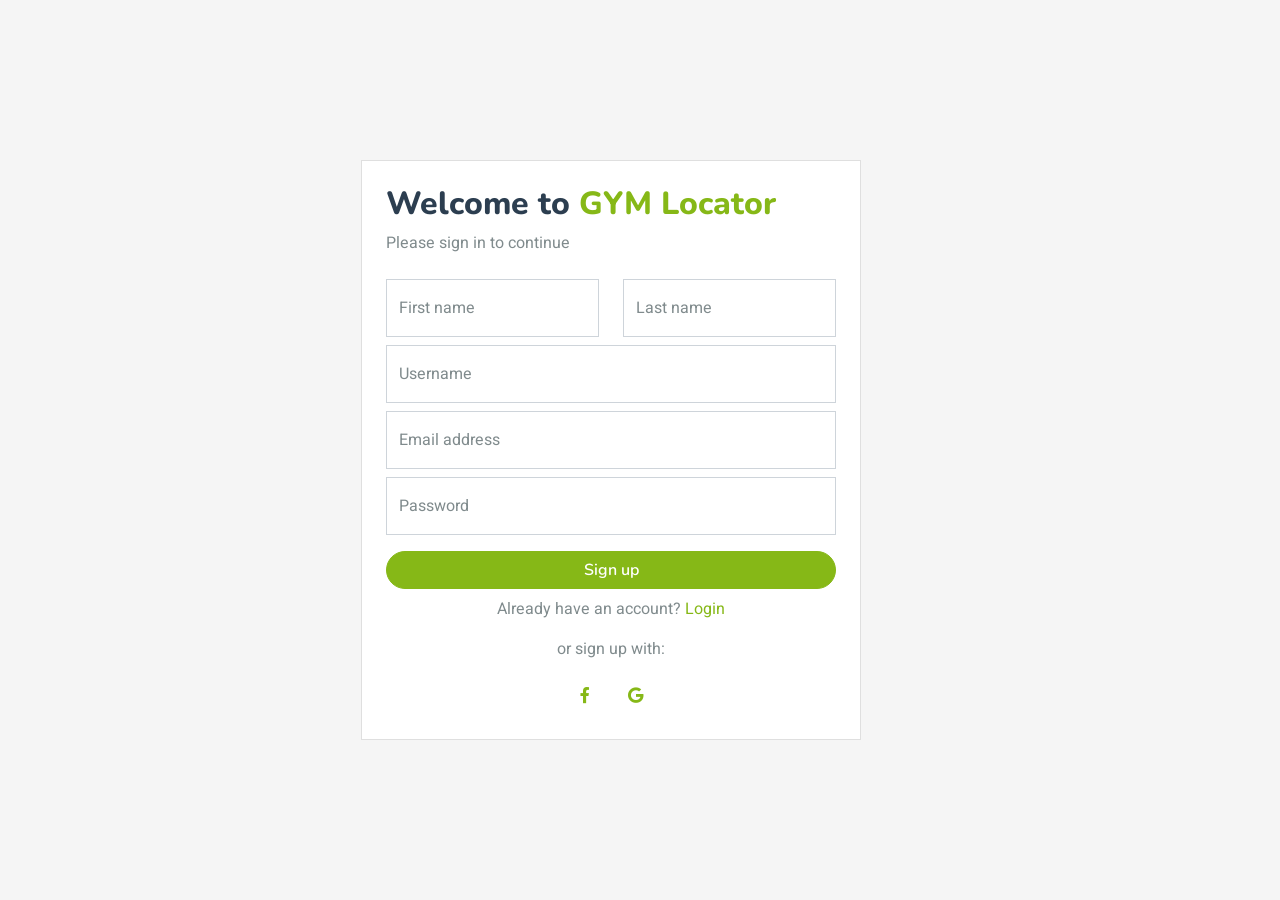
<file: user-register.html>
<!DOCTYPE html>
<html lang="en">

<head>
    <meta charset="utf-8">
    <title>Register</title>
    <meta content="width=device-width, initial-scale=1.0" name="viewport">
    <meta content="" name="keywords">
    <meta content="" name="description">

    <!-- Favicon -->
    <link href="img/favicon.ico" rel="icon">

    <!-- Google Web Fonts -->
    <link rel="preconnect" href="https://fonts.googleapis.com">
    <link rel="preconnect" href="https://fonts.gstatic.com" crossorigin>
    <link href="https://fonts.googleapis.com/css2?family=Heebo:wght@400;500;600&family=Nunito:wght@600;700;800&display=swap" rel="stylesheet">

    <!-- Icon Font Stylesheet -->
    <link href="https://cdnjs.cloudflare.com/ajax/libs/font-awesome/5.10.0/css/all.min.css" rel="stylesheet">
    <link href="https://cdn.jsdelivr.net/npm/bootstrap-icons@1.4.1/font/bootstrap-icons.css" rel="stylesheet">

    <!-- Libraries Stylesheet -->
    <link href="lib/animate/animate.min.css" rel="stylesheet">
    <link href="lib/owlcarousel/assets/owl.carousel.min.css" rel="stylesheet">
    <link href="lib/tempusdominus/css/tempusdominus-bootstrap-4.min.css" rel="stylesheet" />

    <!-- Customized Bootstrap Stylesheet -->
    <link href="css/bootstrap.min.css" rel="stylesheet">

    <!-- Template Stylesheet -->
    <link href="css/style.css" rel="stylesheet">
</head>

<body>
  <section class="" style="background-color: hsl(0, 0%, 96%);">
    <!-- Jumbotron -->
    <div class="px-4 py-3 px-md-5 text-center text-lg-start d-flex justify-content-center align-items-center" style="height: 100vh;">
      <div class="container">
        <div class="col-lg-6 mx-auto mb-5 mb-lg-0">
          <div class="card" style="width: 500px;">
            <div class="card-body py-4 px-md-4">
              <form>
                <div class="row mb-2">
                  <h2>Welcome to <span style="color: #86B817;">GYM Locator</span></h2>
                  <p>Please sign in to continue</p>
                </div>
              
                <div class="row">
                  <div class="col-md-6 mb-2">
                    <div class="form-floating">
                      <input type="text" class="form-control" id="floatingFirstname" placeholder="Firstname">
                      <label for="floatingFirstname">First name</label>
                    </div>
                  </div>
                  <div class="col-md-6 mb-2">
                    <div class="form-floating">
                      <input type="text" class="form-control" id="floatingLastname" placeholder="Lastname">
                      <label for="floatingLastname">Last name</label>
                    </div>
                  </div>
                </div>
                <div class="form-floating mb-2">
                  <input type="text" class="form-control" id="floatingUsername" placeholder="Username">
                  <label for="floatingUsername">Username</label>
                </div>
                <div class="form-floating mb-2">
                  <input type="email" class="form-control" id="floatingInput" placeholder="name@example.com">
                  <label for="floatingInput">Email address</label>
                </div>
                <div class="form-floating mb-2">
                  <input type="password" class="form-control" id="floatingPassword" placeholder="Password">
                  <label for="floatingPassword">Password</label>
                </div>
  
                <!-- Submit button -->
                <button type="submit" class="btn btn-primary btn-block w-100 mx-auto mt-2 rounded-pill">
                  Sign up
                </button>
  
                <!-- Register buttons -->
                <div class="text-center mt-2">
                  <p>Already have an account?<a href="#!"> Login</a></p>
                  <p>or sign up with:</p>
                  <button type="button" class="btn btn-link btn-floating mx-1">
                    <i class="fab fa-facebook-f"></i>
                  </button>

                  <button type="button" class="btn btn-link btn-floating mx-1">
                    <i class="fab fa-google"></i>
                  </button>
                </div>
  
                </div>
              </form>
            </div>
          </div>
        </div>
      </div>
    </div>
  </section>
  
</body>

</html>
</file>
<file: css/style.css>
:root {
    --primary: #86B817;
    --secondary: #FE8800;
    --light: #F5F5F5;
    --dark: #14141F;
}

.fw-medium {
    font-weight: 600 !important;
}

.fw-semi-bold {
    font-weight: 700 !important;
}

.back-to-top {
    position: fixed;
    display: none;
    right: 45px;
    bottom: 45px;
    z-index: 99;
}

/*** Spinner ***/
#spinner {
    opacity: 0;
    visibility: hidden;
    transition: opacity .5s ease-out, visibility 0s linear .5s;
    z-index: 99999;
}

#spinner.show {
    transition: opacity .5s ease-out, visibility 0s linear 0s;
    visibility: visible;
    opacity: 1;
}


/*** Button ***/
.btn {
    font-family: 'Nunito', sans-serif;
    font-weight: 600;
    transition: .5s;
}

.btn.btn-primary,
.btn.btn-secondary {
    color: #FFFFFF;
}

.btn-square {
    width: 38px;
    height: 38px;
}

.btn-sm-square {
    width: 32px;
    height: 32px;
}

.btn-lg-square {
    width: 48px;
    height: 48px;
}

.btn-square,
.btn-sm-square,
.btn-lg-square {
    padding: 0;
    display: flex;
    align-items: center;
    justify-content: center;
    font-weight: normal;
    border-radius: 0px;
}

/*** Navbar ***/
.navbar-light .navbar-nav .nav-link {
    font-family: 'Nunito', sans-serif;
    position: relative;
    margin-right: 25px;
    padding: 35px 0;
    color: #FFFFFF !important;
    font-size: 18px;
    font-weight: 600;
    outline: none;
    transition: .5s;
}

.sticky-top.navbar-light .navbar-nav .nav-link {
    padding: 20px 0;
    color: var(--dark) !important;
}

.navbar-light .navbar-nav .nav-link:hover,
.navbar-light .navbar-nav .nav-link.active {
    color: var(--primary) !important;
}

.navbar-light .navbar-brand img {
    max-height: 60px;
    transition: .5s;
}

.sticky-top.navbar-light .navbar-brand img {
    max-height: 45px;
}

@media (max-width: 991.98px) {
    .sticky-top.navbar-light {
        position: relative;
        background: #FFFFFF;
    }

    .navbar-light .navbar-collapse {
        margin-top: 15px;
        border-top: 1px solid #DDDDDD;
    }

    .navbar-light .navbar-nav .nav-link,
    .sticky-top.navbar-light .navbar-nav .nav-link {
        padding: 10px 0;
        margin-left: 0;
        color: var(--dark) !important;
    }

    .navbar-light .navbar-brand img {
        max-height: 45px;
    }
}

@media (min-width: 992px) {
    .navbar-light {
        position: absolute;
        width: 100%;
        top: 0;
        left: 0;
        border-bottom: 1px solid rgba(256, 256, 256, .1);
        z-index: 999;
    }
    
    .sticky-top.navbar-light {
        position: fixed;
        background: #FFFFFF;
    }

    .navbar-light .navbar-nav .nav-link::before {
        position: absolute;
        content: "";
        width: 0;
        height: 2px;
        bottom: -1px;
        left: 50%;
        background: var(--primary);
        transition: .5s;
    }

    .navbar-light .navbar-nav .nav-link:hover::before,
    .navbar-light .navbar-nav .nav-link.active::before {
        width: calc(100% - 2px);
        left: 1px;
    }

    .navbar-light .navbar-nav .nav-link.nav-contact::before {
        display: none;
    }
}


/*** Hero Header ***/
.hero-header {
    background: linear-gradient(rgba(20, 20, 31, .7), rgba(20, 20, 31, .7)), url(../img/bg-hero.jpg);
    background-position: center center;
    background-repeat: no-repeat;
    background-size: cover;
}

.breadcrumb-item + .breadcrumb-item::before {
    color: rgba(255, 255, 255, .5);
}


/*** Section Title ***/
.section-title {
    position: relative;
    display: inline-block;
    text-transform: uppercase;
}

.section-title::before {
    position: absolute;
    content: "";
    width: calc(100% + 80px);
    height: 2px;
    top: 4px;
    left: -40px;
    background: var(--primary);
    z-index: -1;
}

.section-title::after {
    position: absolute;
    content: "";
    width: calc(100% + 120px);
    height: 2px;
    bottom: 5px;
    left: -60px;
    background: var(--primary);
    z-index: -1;
}

.section-title.text-start::before {
    width: calc(100% + 40px);
    left: 0;
}

.section-title.text-start::after {
    width: calc(100% + 60px);
    left: 0;
}


/*** Service ***/
.service-item {
    box-shadow: 0 0 45px rgba(0, 0, 0, .08);
    transition: .5s;
}

.service-item:hover {
    background: var(--primary);
}

.service-item * {
    transition: .5s;
}

.service-item:hover * {
    color: var(--light) !important;
}


/*** Destination ***/
.destination img {
    transition: .5s;
}

.destination a:hover img {
    transform: scale(1.1);
}


/*** Package ***/
.package-item {
    box-shadow: 0 0 45px rgba(0, 0, 0, .08);
}

.package-item img {
    transition: .5s;
}

.package-item:hover img {
    transform: scale(1.1);
}


/*** Booking ***/
.booking {
    background: linear-gradient(rgba(15, 23, 43, .7), rgba(15, 23, 43, .7)), url(../img/booking.jpg);
    background-position: center center;
    background-repeat: no-repeat;
    background-size: cover;
}


/*** Team ***/
.team-item {
    box-shadow: 0 0 45px rgba(0, 0, 0, .08);
}

.team-item img {
    transition: .5s;
}

.team-item:hover img {
    transform: scale(1.1);
}

.team-item .btn {
    background: #FFFFFF;
    color: var(--primary);
    border-radius: 20px;
    border-bottom: 1px solid var(--primary);
}

.team-item .btn:hover {
    background: var(--primary);
    color: #FFFFFF;
}


/*** Testimonial ***/
.testimonial-carousel::before {
    position: absolute;
    content: "";
    top: 0;
    left: 0;
    height: 100%;
    width: 0;
    background: linear-gradient(to right, rgba(255, 255, 255, 1) 0%, rgba(255, 255, 255, 0) 100%);
    z-index: 1;
}

.testimonial-carousel::after {
    position: absolute;
    content: "";
    top: 0;
    right: 0;
    height: 100%;
    width: 0;
    background: linear-gradient(to left, rgba(255, 255, 255, 1) 0%, rgba(255, 255, 255, 0) 100%);
    z-index: 1;
}

@media (min-width: 768px) {
    .testimonial-carousel::before,
    .testimonial-carousel::after {
        width: 200px;
    }
}

@media (min-width: 992px) {
    .testimonial-carousel::before,
    .testimonial-carousel::after {
        width: 300px;
    }
}

.testimonial-carousel .owl-item .testimonial-item,
.testimonial-carousel .owl-item.center .testimonial-item * {
    transition: .5s;
}

.testimonial-carousel .owl-item.center .testimonial-item {
    background: var(--primary) !important;
    border-color: var(--primary) !important;
}

.testimonial-carousel .owl-item.center .testimonial-item * {
    color: #FFFFFF !important;
}

.testimonial-carousel .owl-dots {
    margin-top: 24px;
    display: flex;
    align-items: flex-end;
    justify-content: center;
}

.testimonial-carousel .owl-dot {
    position: relative;
    display: inline-block;
    margin: 0 5px;
    width: 15px;
    height: 15px;
    border: 1px solid #CCCCCC;
    border-radius: 15px;
    transition: .5s;
}

.testimonial-carousel .owl-dot.active {
    background: var(--primary);
    border-color: var(--primary);
}


/*** Footer ***/
.footer .btn.btn-social {
    margin-right: 5px;
    width: 35px;
    height: 35px;
    display: flex;
    align-items: center;
    justify-content: center;
    color: var(--light);
    font-weight: normal;
    border: 1px solid #FFFFFF;
    border-radius: 35px;
    transition: .3s;
}

.footer .btn.btn-social:hover {
    color: var(--primary);
}

.footer .btn.btn-link {
    display: block;
    margin-bottom: 5px;
    padding: 0;
    text-align: left;
    color: #FFFFFF;
    font-size: 15px;
    font-weight: normal;
    text-transform: capitalize;
    transition: .3s;
}

.footer .btn.btn-link::before {
    position: relative;
    content: "\f105";
    font-family: "Font Awesome 5 Free";
    font-weight: 900;
    margin-right: 10px;
}

.footer .btn.btn-link:hover {
    letter-spacing: 1px;
    box-shadow: none;
}

.footer .copyright {
    padding: 25px 0;
    font-size: 15px;
    border-top: 1px solid rgba(256, 256, 256, .1);
}

.footer .copyright a {
    color: var(--light);
}

.footer .footer-menu a {
    margin-right: 15px;
    padding-right: 15px;
    border-right: 1px solid rgba(255, 255, 255, .1);
}

.footer .footer-menu a:last-child {
    margin-right: 0;
    padding-right: 0;
    border-right: none;
}

/* hr*/
.thick-line {
  border: none;
  border-top: 1px solid #000;
}
/* CSS to make the image fill the card with aspect ratio preserved */
.card-img-fill {
    object-fit: cover;
    height: 100%;
    width: 100%;
  }

   /* Set card width to 50% */
   .card-gym-display {
    width: 50%;
    margin:0%;
  }
  /* Set carousel image height and width */
  .carousel-img-gym-display {
    height: 150px;
    width: 100%;
    object-fit: cover;
  }
  /* Add scroll to the card body */
  .card-body-gym-display {
    max-height: 300px; /* Set the desired height for the scrollable area */
    overflow-y: auto;
  }

  /* start Styles for the gym details card */
.card-gym-display {
    background-color: #f9f9f9;
    border-radius: 10px;
    box-shadow: 0 0 10px rgba(0, 0, 0, 0.1);
    padding: 20px;
    max-width: 900px;
    width: 100%;
    margin:0%;
  }
  
  /* Add scroll to the card body */
  .card-body-gym-display {
    max-height: 450px; /* Set the desired height for the scrollable area */
    overflow-y: auto;
  }
  
  /* Customize the scrollbar */
  .card-body-gym-display::-webkit-scrollbar {
    width: 8px;
  }
  
  .card-body-gym-display::-webkit-scrollbar-thumb {
    background-color: #888;
    border-radius: 4px;
  }
  
  .card-body-gym-display::-webkit-scrollbar-thumb:hover {
    background-color: #555;
  }
  
  .card-body-gym-display h5.card-title {
    font-weight: bold;
    color: #333;
  }
  
  .card-body-gym-display p.card-text {
    color: #666;
  }
  
  .card-body-gym-display h6 {
    font-weight: bold;
    margin-top: 20px;
    color: #555;
  }
  
  .card-body-gym-display ul {
    list-style-type: none;
    margin-left: 0;
    padding-left: 20px;
  }
  
  .card-body-gym-display ul li {
    margin-bottom: 5px;
    color: #333;
  }
   /* end Styles for the gym details card */

  /* start for css find-gym-display navs*/

  .nav-item .nav-link {
    color: black; 
  }

  .nav-item .nav-link:hover {
    color: #86B817; 
  }

  .nav-item .nav-link.active {
    color: #86B817; 
  }

  .nav-item .nav-link.active::after {
    content: '';
    display: block;
    width: 100%;
    border-bottom: 2px solid #86B817;
    margin-top: 5px; 
  }
/* end for css find-gym-display navs*/
</file>
